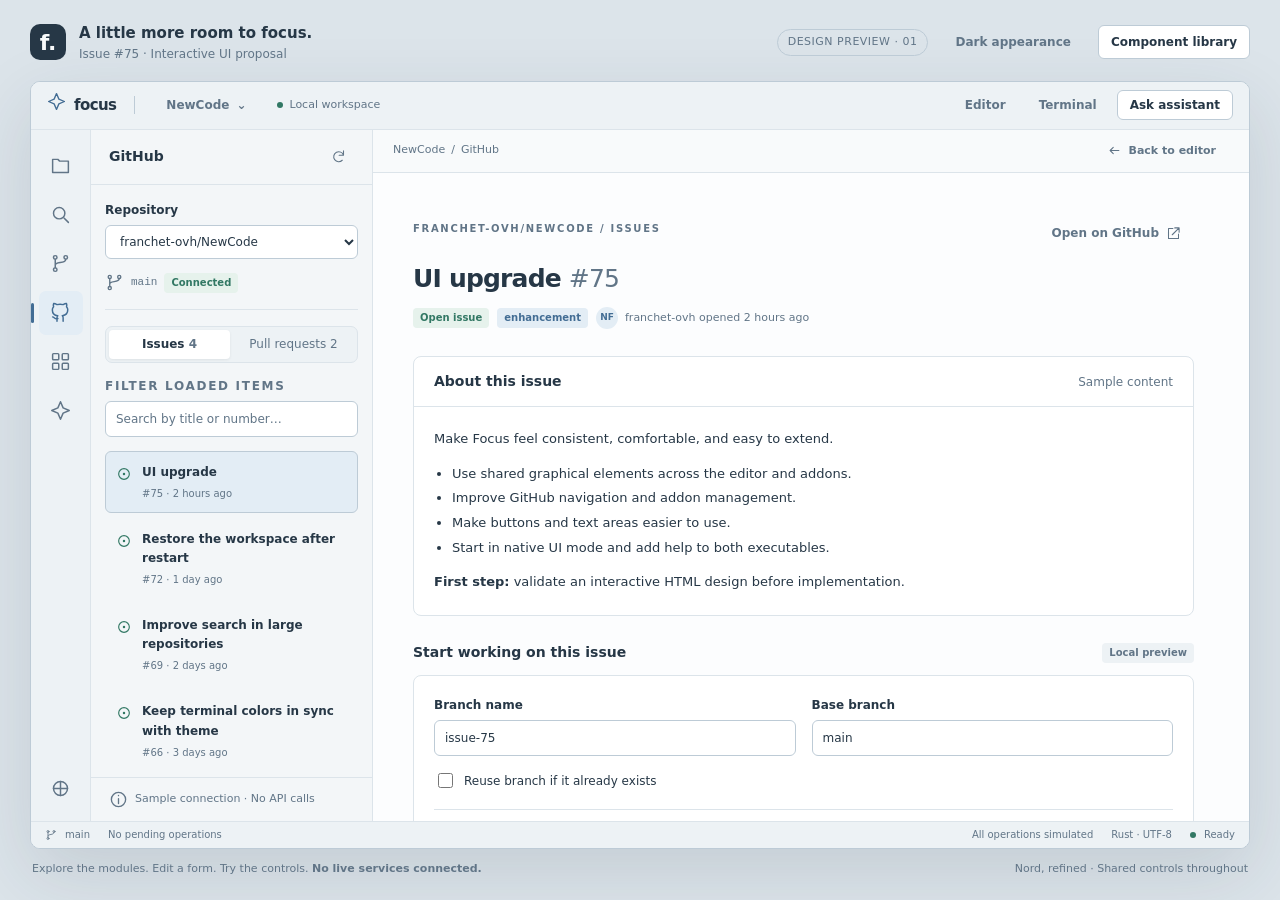
<file: ui-mocks/ui-upgrade.html>
<!doctype html>
<html lang="en" data-theme="light">
<head>
<meta charset="utf-8">
<meta name="viewport" content="width=device-width, initial-scale=1">
<title>Focus — UI upgrade preview</title>
<style>
/* These semantic tokens map to the editor's shared Theme, Colors and Metrics. */
:root{color-scheme:light;--page:#dce4ea;--window:#f8fafb;--chrome:#edf2f5;--panel:#f3f6f8;--raised:#fff;--editor:#fcfdfe;--border:#dce4ea;--border-strong:#bdcbd6;--text:#263746;--muted:#617587;--accent:#436d94;--accent-hover:#355b7f;--accent-soft:#e3edf5;--success:#327864;--success-soft:#e6f2ec;--warning:#98652c;--warning-soft:#fbf1df;--error:#af4654;--error-soft:#f9e9ec;--purple:#7b63a3;--radius:6px;--control:34px;--space:8px;--shadow:0 24px 72px #26374622;--mono:ui-monospace,SFMono-Regular,Consolas,"Liberation Mono",monospace;font:14px/1.5 Inter,ui-sans-serif,system-ui,-apple-system,BlinkMacSystemFont,"Segoe UI",sans-serif}
html[data-theme=dark]{color-scheme:dark;--page:#1a222c;--window:#242f3c;--chrome:#293644;--panel:#26323f;--raised:#303e4c;--editor:#222d38;--border:#3b4a59;--border-strong:#526477;--text:#e0e8ef;--muted:#a4b5c5;--accent:#91b9dc;--accent-hover:#b0d0eb;--accent-soft:#354b60;--success:#8bc5ad;--success-soft:#304a43;--warning:#dfbd86;--warning-soft:#4c4434;--error:#ed9fa9;--error-soft:#503740;--purple:#c3ade2;--shadow:0 24px 72px #0004}
*{box-sizing:border-box}body{margin:0;background:var(--page);color:var(--text)}button,input,textarea,select{font:inherit}button{cursor:pointer}button:disabled{cursor:not-allowed;opacity:.45}button,a,input,textarea,select{outline-offset:3px}*:focus-visible{outline:2px solid var(--accent)}button{color:inherit}a{color:var(--accent)}svg{width:19px;height:19px;fill:none;stroke:currentColor;stroke-width:1.7;stroke-linecap:round;stroke-linejoin:round;flex-shrink:0}h1,h2,h3,p{margin:0}h1{font-size:25px;letter-spacing:-.8px;font-weight:650;line-height:1.3}h2{font-size:19px;letter-spacing:-.4px;font-weight:650}h3{font-size:14px;font-weight:650}small,.muted{color:var(--muted)}small{font-size:12px}.mono{font-family:var(--mono)}.eyebrow{font-size:10px;letter-spacing:1.7px;font-weight:700;text-transform:uppercase;color:var(--muted)}.row{display:flex;align-items:center;gap:8px;flex-wrap:wrap}.spread{justify-content:space-between}.stack{display:grid;gap:16px}.grow{flex:1;min-width:0}.hidden,[hidden]{display:none!important}
.preview-bar{max-width:1660px;margin:auto;padding:22px 30px 18px;display:flex;align-items:center;justify-content:space-between;gap:20px}.preview-title{display:flex;align-items:center;gap:13px}.brand{background:var(--text);color:var(--window);display:grid;place-items:center;width:36px;height:36px;border-radius:10px;font-size:22px;font-weight:600}.preview-title strong{font-size:15px}.preview-title small{display:block}.preview-tools{display:flex;align-items:center;gap:14px}.preview-chip{font-size:11px;letter-spacing:.5px;border:1px solid var(--border-strong);border-radius:30px;padding:4px 10px;color:var(--muted)}
.app{height:calc(100dvh - 132px);min-height:620px;max-width:1600px;margin:0 30px;background:var(--window);border:1px solid var(--border-strong);border-radius:10px;box-shadow:var(--shadow);overflow:hidden;display:flex;flex-direction:column}@media(min-width:1660px){.app{margin:0 auto}}
.titlebar{height:48px;min-height:48px;display:flex;align-items:center;gap:18px;padding:0 16px;background:var(--chrome);border-bottom:1px solid var(--border)}.wordmark{font-size:15px;letter-spacing:-.6px;font-weight:750;display:flex;align-items:center;gap:8px}.wordmark svg{color:var(--accent)}.top-divider{width:1px;height:18px;background:var(--border-strong)}.workspace-label{font-size:12px;display:flex;align-items:center;gap:7px}.titlebar .btn{min-height:28px;font-size:12px}.session{display:flex;align-items:center;gap:6px;color:var(--muted);font-size:11px}.dot{width:6px;height:6px;border-radius:50%;background:var(--success);display:inline-block}.toolbar-right{margin-left:auto;display:flex;gap:7px;align-items:center}
.workspace{display:grid;grid-template-columns:60px 282px minmax(0,1fr);flex:1;min-height:0}.activity{display:flex;flex-direction:column;align-items:center;gap:5px;border-right:1px solid var(--border);background:var(--chrome);padding:14px 0 10px}.nav{border:0;background:transparent;width:44px;height:44px;border-radius:7px;display:grid;place-items:center;position:relative;color:var(--muted)}.nav svg{width:21px;height:21px}.nav:hover{background:var(--border)}.nav[aria-pressed=true]{background:var(--accent-soft);color:var(--accent)}.nav[aria-pressed=true]:before{content:"";position:absolute;width:3px;height:20px;background:var(--accent);left:-8px;border-radius:2px}.activity .bottom{margin-top:auto}.sidebar{background:var(--panel);border-right:1px solid var(--border);display:flex;flex-direction:column;min-width:0;min-height:0}.panel-head{height:55px;min-height:55px;padding:0 18px;border-bottom:1px solid var(--border);display:flex;align-items:center;justify-content:space-between;gap:8px}.panel-head h2{font-size:14px;letter-spacing:0}.side-content{padding:16px 14px;overflow:auto;min-height:0}.side-content .field{margin-bottom:14px}.side-content .eyebrow{margin:20px 4px 8px}.side-content .eyebrow:first-child{margin-top:0}.sidebar-footer{padding:12px 18px;border-top:1px solid var(--border);margin-top:auto;font-size:11px;color:var(--muted);display:flex;align-items:center;gap:7px}
.btn{border:1px solid var(--border-strong);background:var(--raised);padding:6px 12px;min-height:var(--control);border-radius:var(--radius);display:inline-flex;align-items:center;justify-content:center;gap:7px;font-size:12px;font-weight:550;line-height:1.4;text-decoration:none;white-space:normal;text-align:center}.btn svg{width:15px;height:15px}.btn:hover:not(:disabled){background:var(--accent-soft);border-color:var(--accent)}.btn.primary{background:var(--accent);border-color:var(--accent);color:var(--raised)}.btn.primary:hover:not(:disabled){background:var(--accent-hover)}.btn.quiet{background:transparent;border-color:transparent;color:var(--muted)}.btn.danger{color:var(--error);border-color:var(--error)}.btn.icon{padding:6px;width:32px;min-width:32px}.btn.wide{width:100%}.badge{display:inline-flex;align-items:center;gap:5px;border-radius:4px;padding:3px 7px;font-size:10px;font-weight:650;line-height:1.4;background:var(--accent-soft);color:var(--accent);white-space:nowrap}.badge.success{color:var(--success);background:var(--success-soft)}.badge.warning{color:var(--warning);background:var(--warning-soft)}.badge.error{color:var(--error);background:var(--error-soft)}.badge.neutral{color:var(--muted);background:var(--chrome)}.field{display:grid;gap:6px}.field>span,.field>label{font-size:12px;font-weight:600}.field small{font-weight:400;font-size:11px}input:not([type=checkbox]),textarea,select{width:100%;min-height:var(--control);padding:8px 10px;border:1px solid var(--border-strong);border-radius:var(--radius);background:var(--raised);color:var(--text);font-size:12px}input::placeholder,textarea::placeholder{color:var(--muted)}textarea{resize:vertical;line-height:1.7;min-height:112px}input:focus,textarea:focus,select:focus{border-color:var(--accent)}input[type=checkbox]{accent-color:var(--accent);width:15px;height:15px}.check{display:flex;align-items:center;gap:8px;font-size:12px}.segmented{display:flex;padding:3px;background:var(--chrome);border:1px solid var(--border);border-radius:7px;gap:3px}.segmented button{border:0;background:transparent;border-radius:4px;min-height:29px;flex:1;color:var(--muted);font-size:12px;white-space:nowrap;padding:5px 9px}.segmented button[aria-pressed=true]{background:var(--raised);color:var(--text);box-shadow:0 1px 3px #0001;font-weight:600}.list{display:grid;gap:5px}.list-item{width:100%;border:1px solid transparent;border-radius:6px;display:flex;gap:10px;text-align:left;padding:11px 10px;background:transparent;align-items:flex-start;color:var(--text)}.list-item:hover{background:var(--chrome)}.list-item[aria-current=true]{background:var(--accent-soft);border-color:var(--border-strong)}.list-item strong{font-size:12px;font-weight:550;display:block;line-height:1.6}.list-item small{display:block;font-size:10px;margin-top:4px}.list-item svg{width:16px;height:16px;margin-top:3px;color:var(--success)}.list-item .addon-mark{margin-top:0}.side-note{font-size:11px;color:var(--muted);padding:10px 4px;line-height:1.7}.rule{border:0;border-top:1px solid var(--border);margin:16px 0}.tree-row{display:flex;align-items:center;gap:8px;width:100%;text-align:left;border:0;background:transparent;font-size:12px;min-height:31px;border-radius:4px;padding:4px 8px}.tree-row:hover,.tree-row[aria-current=true]{background:var(--accent-soft)}.tree-row svg{width:15px;height:15px;color:var(--muted)}.tree-file{padding-left:31px}.file-type{font-size:10px;color:var(--warning);font-weight:700;width:14px}.tree-folder{font-weight:550}.count{margin-left:auto;font-size:11px;color:var(--muted)}
.main{display:flex;flex-direction:column;min-width:0;min-height:0;background:var(--editor)}.main-bar{height:43px;min-height:43px;border-bottom:1px solid var(--border);display:flex;align-items:center;gap:6px;padding:0 20px;color:var(--muted);font-size:11px;background:var(--window)}.main-bar .btn{margin-left:auto;min-height:26px;font-size:11px}.main-scroll{overflow:auto;flex:1;padding:32px 40px;scrollbar-gutter:stable}.content{max-width:820px;margin:0 auto}.page-heading{margin-bottom:27px}.page-heading .eyebrow{margin-bottom:10px}.page-heading .row{margin-top:12px}.page-heading p{color:var(--muted);font-size:13px;margin-top:10px}.card{background:var(--raised);border:1px solid var(--border);border-radius:8px;overflow:hidden}.card-head{display:flex;align-items:center;justify-content:space-between;gap:10px;padding:14px 20px;border-bottom:1px solid var(--border)}.card-body{padding:20px}.prose{font-size:13px;line-height:1.9}.prose p+p{margin-top:12px}.prose ul{padding-left:18px;margin:10px 0}.prose code{font-family:var(--mono);font-size:11px;background:var(--chrome);padding:2px 5px;border-radius:3px}.task-list{list-style:none;padding:0!important}.task-list li{display:flex;align-items:flex-start;gap:9px;margin:8px 0}.task-list input{margin-top:5px}.meta-line{font-size:11px;color:var(--muted);display:flex;align-items:center;gap:7px;flex-wrap:wrap}.avatar{width:22px;height:22px;border-radius:50%;background:var(--accent-soft);color:var(--accent);display:inline-grid;place-items:center;font-size:9px;font-weight:650}.section-heading{margin:26px 0 12px;display:flex;align-items:center;justify-content:space-between}.section-heading h2{font-size:14px;letter-spacing:0}.two-col{display:grid;grid-template-columns:1fr 1fr;gap:16px}.form-actions{display:flex;align-items:center;justify-content:space-between;gap:12px;border-top:1px solid var(--border);padding-top:18px;margin-top:18px;flex-wrap:wrap}.notice{padding:12px 14px;border-radius:6px;font-size:12px;display:flex;align-items:flex-start;gap:10px;line-height:1.7;background:var(--accent-soft);color:var(--accent)}.notice.warning{background:var(--warning-soft);color:var(--warning)}.notice.error{background:var(--error-soft);color:var(--error)}.notice.success{background:var(--success-soft);color:var(--success)}.notice svg{margin-top:2px;width:16px;height:16px}.addon-mark{height:32px;width:32px;min-width:32px;border-radius:8px;border:1px solid var(--border);background:var(--raised);display:grid;place-items:center;font-size:16px;color:var(--accent);font-weight:700}.addon-hero{display:flex;align-items:center;gap:16px}.addon-hero .addon-mark{height:52px;width:52px;font-size:26px;border-radius:12px}.addon-card{display:flex;gap:14px;padding:18px;align-items:flex-start}.addon-card+.addon-card{border-top:1px solid var(--border)}.addon-card p{margin:5px 0 8px;font-size:12px;color:var(--muted)}.facts{display:grid;grid-template-columns:repeat(3,1fr);gap:20px;padding:18px 20px;border-top:1px solid var(--border);background:var(--panel)}.facts small{display:block;font-size:10px}.facts strong{font-size:12px;font-weight:550}.empty{text-align:center;padding:36px 18px}.empty svg{width:28px;height:28px;color:var(--accent);margin-bottom:12px}.empty p{margin:8px 0 18px;font-size:12px;color:var(--muted)}
.status{height:27px;min-height:27px;background:var(--chrome);border-top:1px solid var(--border);display:flex;align-items:center;padding:0 14px;gap:18px;font-size:10px;color:var(--muted)}.status svg{width:12px;height:12px}.status .right{margin-left:auto}.preview-footer{max-width:1660px;margin:auto;padding:12px 32px;color:var(--muted);display:flex;justify-content:space-between;font-size:11px;gap:20px}.preview-footer a{font-size:11px}.editor-tabs{display:flex;align-items:center;border-bottom:1px solid var(--border);background:var(--panel);min-height:40px}.editor-tab{border:0;border-right:1px solid var(--border);background:transparent;padding:11px 16px;font-size:12px;color:var(--muted);display:flex;gap:14px}.editor-tab[aria-selected=true]{background:var(--editor);color:var(--text);box-shadow:inset 0 2px var(--accent)}.code-surface{display:flex;flex:1;min-height:160px;overflow:auto;padding:22px 0;background:var(--editor)}.line-numbers{padding:0 18px;text-align:right;color:var(--muted);font:12px/23px var(--mono);user-select:none;white-space:pre}.code-input{display:block;flex:1;border:0;border-radius:0;resize:none;padding:0 20px 0 0;font:12px/23px var(--mono);background:transparent;min-width:300px;min-height:320px;white-space:pre;overflow:auto}.code-input:focus{outline:0}.terminal{border-top:1px solid var(--border);background:var(--panel);height:185px;min-height:185px}.terminal-bar{display:flex;align-items:center;gap:8px;padding:5px 14px;border-bottom:1px solid var(--border)}.terminal-bar button[aria-pressed=true]{color:var(--accent);background:var(--accent-soft)}.terminal-body{padding:14px 22px;font:11px/1.9 var(--mono);overflow:auto;height:137px}.terminal-prompt{color:var(--success)}.terminal-input{display:inline!important;width:70%!important;border:0!important;background:transparent!important;font:11px var(--mono)!important;padding:0!important;min-height:22px!important}.conversation{display:grid;gap:22px;padding:22px 0}.message{font-size:13px;line-height:1.85}.message.user{padding:16px 20px;background:var(--accent-soft);border-radius:8px}.message small{display:block;margin-bottom:6px;font-size:10px;text-transform:uppercase;letter-spacing:.9px}.composer{border:1px solid var(--border-strong);border-radius:8px;background:var(--raised);padding:12px}.composer textarea{border:0;padding:0;min-height:90px;resize:vertical;font-size:13px;background:transparent}.composer .row{border-top:1px solid var(--border);padding-top:10px}.composer select{width:auto;border:0;background:transparent;min-height:28px}.swatches{display:flex;gap:8px;flex-wrap:wrap}.swatch{height:44px;flex:1;min-width:60px;border:1px solid var(--border);border-radius:5px;padding:12px;font-size:10px}.control-grid{display:grid;grid-template-columns:repeat(2,minmax(0,1fr));gap:18px}.sample{border:1px solid var(--border);background:var(--raised);border-radius:8px;padding:20px;display:grid;gap:16px;align-content:start}.sample h3{font-size:12px}.spinner{width:14px;height:14px;border:2px solid var(--border-strong);border-top-color:var(--accent);border-radius:50%;display:inline-block;animation:spin 1s linear infinite}@keyframes spin{to{transform:rotate(360deg)}}@media(prefers-reduced-motion:reduce){.spinner{animation:none}}
dialog{width:min(460px,calc(100vw - 32px));border:1px solid var(--border-strong);border-radius:12px;padding:0;background:var(--raised);color:var(--text);box-shadow:var(--shadow)}dialog::backdrop{background:#182c4366;backdrop-filter:blur(3px)}.dialog-body{padding:24px}.dialog-body p{font-size:13px;color:var(--muted);margin-top:10px;margin-bottom:20px}.dialog-actions{padding:14px 24px;display:flex;justify-content:flex-end;gap:8px;background:var(--panel);border-top:1px solid var(--border)}.toast{position:fixed;bottom:52px;left:50%;transform:translateX(-50%);border:1px solid var(--border-strong);border-radius:8px;background:var(--raised);color:var(--text);box-shadow:0 6px 25px #0002;padding:12px 18px;font-size:12px;max-width:calc(100% - 40px);z-index:10;display:flex;gap:10px;align-items:center}.toast svg{color:var(--success);width:16px;height:16px}.mobile-menu{display:none}
.editor-tabs{overflow-x:auto;flex-shrink:0}.editor-tab{flex-shrink:0}
@media(max-width:1150px){.workspace{grid-template-columns:54px 250px minmax(0,1fr)}.main-scroll{padding:26px 24px}.nav[aria-pressed=true]:before{left:-5px}.session{display:none}.two-col{grid-template-columns:1fr}.preview-bar{padding:16px 20px}.app{margin:0 16px}.preview-footer{padding:12px 18px}.preview-chip{display:none}}
@media(max-width:800px){.workspace{grid-template-columns:50px 210px minmax(0,1fr)}.main-scroll{padding:22px 18px}.control-grid{grid-template-columns:1fr}.titlebar{gap:10px;padding:0 12px}.workspace-label{font-size:11px}.preview-title small{display:none}.preview-tools{gap:4px}.preview-bar{padding:12px 16px}.app{height:calc(100dvh - 105px);min-height:540px;margin:0 10px}.preview-footer{font-size:10px}.preview-footer span:last-child{display:none}.facts{grid-template-columns:1fr 1fr;gap:12px}.toolbar-right .toolbar-label{display:none}.status{gap:10px}.nav{width:38px;height:40px}.nav[aria-pressed=true]:before{left:-6px}}
@media(max-width:620px){.workspace{grid-template-columns:46px minmax(0,1fr)}.sidebar{display:none}.workspace.sidebar-open .sidebar{display:flex;grid-column:2;grid-row:1}.workspace.sidebar-open .main{display:none}.activity{grid-row:1}.main{grid-column:2;grid-row:1}.mobile-menu{display:inline-flex}.main-scroll{padding:20px 16px}.page-heading h1{font-size:22px}.preview-title strong{font-size:13px}.preview-tools .btn{font-size:10px;padding:5px 8px}.preview-title .brand{width:30px;height:30px}.titlebar .workspace-label{display:none}.preview-bar{gap:8px}.status .optional{display:none}.addon-card{flex-wrap:wrap}.addon-card .grow{min-width:130px}.form-actions .btn{flex:1}.facts{padding:14px}.nav[aria-pressed=true]:before{left:-4px}.main-bar{padding:0 12px}.main-bar .btn{padding:4px 6px}.toast{bottom:40px}.session{display:none}}
</style>
</head>
<body>
<header class="preview-bar">
  <div class="preview-title"><div class="brand" aria-hidden="true">f.</div><div><strong>A little more room to focus.</strong><small>Issue #75 · Interactive UI proposal</small></div></div>
  <div class="preview-tools"><span class="preview-chip">DESIGN PREVIEW · 01</span><button class="btn quiet" data-action="theme" id="theme-button">Dark appearance</button><button class="btn" data-action="navigate" data-module="components">Component library</button></div>
</header>
<section class="app" aria-label="Focus Editor interactive preview">
  <header class="titlebar"><div class="wordmark"><span id="brand-icon"></span>focus</div><span class="top-divider"></span><button class="btn quiet workspace-label" data-action="workspace">NewCode <span class="muted">⌄</span></button><span class="session"><span class="dot"></span> Local workspace</span><div class="toolbar-right"><button class="btn quiet" data-action="navigate" data-module="explorer" title="Open the code editor"><span class="toolbar-label">Editor</span></button><button class="btn quiet" data-action="terminal">Terminal</button><button class="btn" data-action="navigate" data-module="assistant">Ask assistant</button></div></header>
  <div class="workspace" id="workspace"><nav class="activity" aria-label="Workspace modules" id="activity"></nav><aside class="sidebar" id="sidebar" aria-label="Module navigation"></aside><main class="main" id="main"></main></div>
  <footer class="status"><span class="row" id="branch-status"></span><span class="optional">No pending operations</span><span class="right">All operations simulated</span><span class="optional">Rust · UTF-8</span><span class="row"><span class="dot"></span> Ready</span></footer>
</section>
<footer class="preview-footer"><span>Explore the modules. Edit a form. Try the controls. <strong>No live services connected.</strong></span><span>Nord, refined · Shared controls throughout</span></footer>
<dialog id="dialog" aria-labelledby="dialog-title"></dialog>
<div id="toast" class="toast" role="status" hidden></div>
<script>
'use strict';
const paths={folder:'<path d="M3 7V5h6l2 2h10v13H3z"/>',search:'<circle cx="10.5" cy="10.5" r="6.5"/><path d="m16 16 5 5"/>',git:'<circle cx="6" cy="5" r="2"/><circle cx="6" cy="19" r="2"/><circle cx="18" cy="5" r="2"/><path d="M6 7v10m0-3c0-5 12-1 12-7"/>',github:'<path d="M9 19c-4 1-4-2-6-2m12 5v-3.8a3.3 3.3 0 0 0-.9-2.6c3-.3 6.2-1.5 6.2-6.7a5.2 5.2 0 0 0-1.4-3.6 4.8 4.8 0 0 0-.1-3.6S17.7 1.4 15 3a13 13 0 0 0-7 0C5.3 1.4 4.2 1.7 4.2 1.7a4.8 4.8 0 0 0-.1 3.6A5.2 5.2 0 0 0 2.7 9c0 5.2 3.2 6.3 6.2 6.7A3.3 3.3 0 0 0 8 18v4"/>',addons:'<rect x="3" y="3" width="7" height="7" rx="1"/><rect x="14" y="3" width="7" height="7" rx="1"/><rect x="3" y="14" width="7" height="7" rx="1"/><rect x="14" y="14" width="7" height="7" rx="1"/>',spark:'<path d="m12 2 3 7 7 3-7 3-3 7-3-7-7-3 7-3z"/>',check:'<path d="m5 12 4 4L19 6"/>',refresh:'<path d="M20 10a8 8 0 1 0-2 8M20 3v7h-7"/>',plus:'<path d="M12 5v14M5 12h14"/>',arrow:'<path d="M5 12h14m-5-5 5 5-5 5"/>',back:'<path d="M19 12H5m5-5-5 5 5 5"/>',external:'<path d="M14 3h7v7m0-7L10 14m1-10H4v16h16v-7"/>',issue:'<circle cx="12" cy="12" r="8"/><circle cx="12" cy="12" r="1"/>',pull:'<circle cx="6" cy="5" r="2"/><circle cx="6" cy="19" r="2"/><circle cx="18" cy="19" r="2"/><path d="M6 7v10m12 0V9c0-3-4-4-6-4m3-3-3 3 3 3"/>',file:'<path d="M5 3h9l5 5v13H5zM14 3v6h5"/>',close:'<path d="m6 6 12 12M18 6 6 18"/>',info:'<circle cx="12" cy="12" r="9"/><path d="M12 11v6m0-10v.2"/>',terminal:'<path d="m4 6 6 6-6 6m9 0h7"/>',save:'<path d="M4 3h14l3 3v15H3V3zM7 3v6h10V3M7 21v-8h10v8"/>',palette:'<circle cx="12" cy="12" r="8"/><path d="M12 4v16M4 12h16"/>',chevron:'<path d="m9 5 7 7-7 7"/>'};
const icon=name=>`<svg viewBox="0 0 24 24" aria-hidden="true">${paths[name]||paths.file}</svg>`;
const esc=value=>String(value).replace(/[&<>"']/g,c=>({'&':'&amp;','<':'&lt;','>':'&gt;','"':'&quot;',"'":'&#39;'}[c]));
const btn=(label,action,kind='',symbol='',extra='')=>`<button class="btn ${kind}" data-action="${action}" ${extra}>${symbol?icon(symbol):''}${label}</button>`;
const badge=(text,kind='')=>`<span class="badge ${kind}">${text}</span>`;
const notice=(text,kind='')=>`<div class="notice ${kind}">${icon(kind==='success'?'check':'info')}<span>${text}</span></div>`;
const field=(label,id,value='',placeholder='',extra='')=>`<label class="field"><span>${label}</span><input id="${id}" value="${esc(value)}" placeholder="${placeholder}" ${extra}></label>`;
const modules=[['explorer','Explorer','folder'],['search','Search','search'],['git','Source control','git'],['github','GitHub','github'],['addons','Addons','addons'],['assistant','Assistant','spark'],['components','Component library','palette']];
const issues=[{n:75,title:'UI upgrade',tag:'enhancement',age:'2 hours ago'},{n:72,title:'Restore the workspace after restart',tag:'editor',age:'1 day ago'},{n:69,title:'Improve search in large repositories',tag:'enhancement',age:'2 days ago'},{n:66,title:'Keep terminal colors in sync with theme',tag:'bug',age:'3 days ago'}];
const pulls=[{n:74,title:'Shared theme tokens for addon surfaces',tag:'Ready for review',age:'4 hours ago'},{n:71,title:'Preserve cursor when switching tabs',tag:'Draft',age:'1 day ago'}];
const addons=[{id:'github',name:'GitHub',mark:'GH',desc:'Issues, pull requests, and branches. Without leaving your workspace.',version:'0.4.8',installed:true,enabled:true},{id:'codex',name:'Codex',mark:'✧',desc:'Plan, write, and review code with an assistant in your editor.',version:'0.4.8',installed:true,enabled:true},{id:'opencode',name:'OpenCode',mark:'oc',desc:'Connect your preferred models to a workspace-aware coding assistant.',version:'0.4.8',installed:true,enabled:false},{id:'lsp-rust',name:'Rust language support',mark:'Rs',desc:'Completions, diagnostics, and navigation for Rust projects.',version:'0.4.8',installed:true,enabled:true},{id:'lsp-python',name:'Python language support',mark:'Py',desc:'Language intelligence for Python, powered by Pyright.',version:'0.4.8',installed:false,enabled:false}];
const files={'view.rs':`use focus_addon_sdk::{View, Widget};\n\nimpl App {\n    pub fn view(&self) -> View {\n        View {\n            title: "GitHub".into(),\n            sidebar: self.repository_panel(),\n            detail: self.selected_item(),\n            ..View::default()\n        }\n    }\n\n    fn repository_panel(&self) -> Vec<Widget> {\n        // One set of controls. Every panel.\n        vec![\n            Widget::button("refresh", "Refresh"),\n            Widget::input("query", "Filter issues", ""),\n        ]\n    }\n}\n`, 'ui_theme.rs':`// Semantic appearance shared by editor and addons.\n\npub struct Theme {\n    pub colors: Colors,\n    pub metrics: Metrics,\n}\n\npub struct Metrics {\n    pub control_height: f32,\n    pub panel_header_height: f32,\n    pub spacing: f32,\n}\n\n// Proposed design: clear labels, comfortable controls.\n`, 'README.md':'# Focus Editor\n\nA little more room to focus.\n\nThis is editable sample content in the UI preview.\nNo files are read or written.\n'};
const state={module:'github',githubTab:'issues',item:75,query:'',repo:'franchet-ovh/NewCode',branch:'main',githubPage:'item',addonTab:'installed',addon:'github',addonQuery:'',file:'view.rs',dirty:new Set(),terminal:false,bottomTab:'terminal',assistant:'Codex',messages:[],draft:'',form:{},folders:{src:true,addons:true},gitFiles:new Set(),search:'',sampleTab:'first'};
const $=s=>document.querySelector(s);
let toastTimer,refreshTimer,refreshBusy=false;
function toast(text){$('#toast').innerHTML=icon('check')+`<span>${esc(text)}</span>`;$('#toast').hidden=false;clearTimeout(toastTimer);toastTimer=setTimeout(()=>$('#toast').hidden=true,4500)}
function nav(module){state.module=module;$('#workspace').classList.remove('sidebar-open');render()}
function render(){
 $('#activity').innerHTML=modules.map(([id,label,symbol])=>`<button class="nav ${id==='components'?'bottom':''}" data-action="navigate" data-module="${id}" aria-label="${label}" title="${label}" aria-pressed="${state.module===id}">${icon(symbol)}</button>`).join('');
 $('#branch-status').innerHTML=icon('git')+esc(state.branch);
 renderSidebar();renderMain();
}
function sideShell(title,content,footer,action=''){return `<div class="panel-head"><h2>${title}</h2>${action}</div><div class="side-content">${content}</div><div class="sidebar-footer">${icon('info')}${footer}</div>`}
function renderSidebar(){let content='';
 if(state.module==='github'){
 content=`<label class="field"><span>Repository</span><select id="repository"><option ${state.repo==='franchet-ovh/NewCode'?'selected':''}>franchet-ovh/NewCode</option><option ${state.repo==='demo/design-system'?'selected':''}>demo/design-system</option></select></label><div class="meta-line">${icon('git')}<span class="mono">${esc(state.branch)}</span>${badge('Connected','success')}</div><hr class="rule"><div class="segmented" aria-label="GitHub item type">${['issues','pulls'].map(t=>`<button data-action="github-tab" data-tab="${t}" aria-pressed="${state.githubTab===t}">${t==='issues'?'Issues':'Pull requests'} <small>${t==='issues'?4:2}</small></button>`).join('')}</div><div style="height:14px"></div><label class="field"><span class="eyebrow" style="margin:0">Filter loaded items</span><input type="search" id="issue-filter" placeholder="Search by title or number…" value="${esc(state.query)}"></label><div class="list" id="issue-list">${issueList()}</div><hr class="rule">${btn('Create pull request','new-pr','wide','plus')}<div class="side-note">Showing sample open items.<br>GitHub operations are simulated.</div>`;
 $('#sidebar').innerHTML=sideShell('GitHub',content,'Sample connection · No API calls',btn('', 'refresh','quiet icon','refresh','aria-label="Refresh sample items" title="Refresh sample items"'));
 }else if(state.module==='addons'){
 content=`<div class="segmented" aria-label="Addon source">${['installed','catalog'].map(t=>`<button data-action="addon-tab" data-tab="${t}" aria-pressed="${state.addonTab===t}">${t==='installed'?'Installed':'Browse catalog'}</button>`).join('')}</div><div style="height:14px"></div><label class="field"><span>Find an addon</span><input type="search" id="addon-filter" placeholder="Search addons…" value="${esc(state.addonQuery)}"></label><div class="list" id="addon-list">${addonList()}</div><hr class="rule">${btn('Install local package…','local-package','wide','plus')}<div class="side-note">A shared visual language for every addon. Consistent controls, colors, and spacing.</div>`;
 $('#sidebar').innerHTML=sideShell('Addons',content,'Preview catalog · Local sample data');
 }else if(state.module==='explorer'){
 content=`<div class="eyebrow">NewCode</div>${treeFolder('src','src')}${state.folders.src?treeFile('ui_theme.rs'):''}${treeFolder('addons','addons')}${state.folders.addons?`<div class="tree-row tree-file muted">${icon('folder')}github / src</div>${treeFile('view.rs')}`:''}${treeFile('README.md')}<hr class="rule"><div class="side-note">Files are editable samples. Save marks them clean in this preview.</div>`;
 $('#sidebar').innerHTML=sideShell('Explorer',content,'3 sample files',btn('','new-file','quiet icon','plus','aria-label="New sample file" title="New sample file"'));
 }else if(state.module==='search'){
 content=`<label class="field"><span>Search workspace samples</span><input id="search-input" type="search" value="${esc(state.search)}" placeholder="Try “Widget” or “Theme”…"></label><label class="check"><input type="checkbox" id="match-case">Match case</label><hr class="rule"><div id="search-results">${searchResults()}</div>`;
 $('#sidebar').innerHTML=sideShell('Search',content,'Searches preview file content only');
 }else if(state.module==='git'){
 content=`<div class="meta-line">${icon('git')}<span class="mono">${esc(state.branch)}</span>${badge('3 changes','neutral')}</div><div class="eyebrow">Changes</div>${['view.rs','ui_theme.rs','README.md'].map(f=>`<label class="tree-row"><input type="checkbox" data-stage="${f}" ${state.gitFiles.has(f)?'checked':''}><span class="grow">${f}</span><span style="color:var(--warning)">M</span></label>`).join('')}<hr class="rule"><div class="side-note">Select files to stage them, then enter a commit message in the main panel.</div>`;
 $('#sidebar').innerHTML=sideShell('Source control',content,'Sample changes · No Git commands');
 }else if(state.module==='assistant'){
 content=`<label class="field"><span>Assistant</span><select id="assistant-select"><option ${state.assistant==='Codex'?'selected':''}>Codex</option><option ${state.assistant==='OpenCode'?'selected':''}>OpenCode</option></select></label><div class="eyebrow">Current conversation</div><button class="list-item" aria-current="true" data-action="current-chat">${icon('spark')}<span><strong>UI upgrade</strong><small>NewCode · This session</small></span></button><hr class="rule">${btn('New conversation','new-chat','wide','plus')}<div class="side-note">The composer and conversation use the same shared fields and action controls as other panels.</div>`;
 $('#sidebar').innerHTML=sideShell('Assistant',content,'Scripted responses · No model calls');
 }else{
 content=`<div class="eyebrow">Design foundations</div>${[['buttons','Actions & buttons'],['fields','Fields & forms'],['states','Feedback & states'],['tokens','Theme tokens']].map(([id,label])=>`<button class="list-item" data-action="component-section" data-section="${id}">${icon('palette')}<span><strong>${label}</strong></span></button>`).join('')}<hr class="rule"><div class="side-note">One set of graphical elements, reused in the editor and every addon.<br><br>All examples are live. Use Tab to inspect focus states.</div>`;
 $('#sidebar').innerHTML=sideShell('Component library',content,'Proposed shared UI primitives');
 }
}
function issueList(){const items=(state.githubTab==='issues'?issues:pulls).filter(i=>`${i.n} ${i.title}`.toLowerCase().includes(state.query.toLowerCase()));return items.length?items.map(i=>`<button class="list-item" aria-current="${state.item===i.n&&state.githubPage==='item'}" data-action="item" data-number="${i.n}">${icon(state.githubTab==='issues'?'issue':'pull')}<span class="grow"><strong>${esc(i.title)}</strong><small>#${i.n} · ${i.age}</small></span></button>`).join(''):`<div class="empty">${icon('search')}<h3>No matching items</h3><p>Try another title or issue number.</p>${btn('Clear filter','clear-filter','quiet')}</div>`}
function addonList(){const list=addons.filter(a=>(state.addonTab==='catalog'||a.installed)&&a.name.toLowerCase().includes(state.addonQuery.toLowerCase()));return list.length?list.map(a=>`<button class="list-item" aria-current="${state.addon===a.id}" data-action="addon" data-id="${a.id}"><span class="addon-mark">${a.mark}</span><span class="grow"><strong>${a.name}</strong><small>${a.installed?(a.enabled?'Enabled':'Disabled'):'Available to install'}</small></span></button>`).join(''):`<div class="empty"><h3>No addons found</h3><p>Try another search.</p>${btn('Clear search','clear-addon-filter','quiet')}</div>`}
function treeFolder(id,name){return `<button class="tree-row tree-folder" data-action="folder" data-id="${id}" aria-expanded="${state.folders[id]}"><span>${state.folders[id]?'⌄':'›'}</span>${icon('folder')}${name}</button>`}
function treeFile(name){return `<button class="tree-row tree-file" aria-current="${state.file===name}" data-action="file" data-file="${name}"><span class="file-type">${name.endsWith('.rs')?'Rs':'M'}</span>${name}${state.dirty.has(name)?'<span class="count">●</span>':''}</button>`}
function searchResults(){if(!state.search)return '<p class="side-note">Find text across the sample editor files.</p>';const caseSensitive=$('#match-case')?.checked;const query=caseSensitive?state.search:state.search.toLowerCase();const found=Object.entries(files).filter(([,text])=>(caseSensitive?text:text.toLowerCase()).includes(query));return found.length?found.map(([name,text])=>`<button class="list-item" data-action="file" data-file="${esc(name)}">${icon('file')}<span><strong>${esc(name)}</strong><small>${esc(text.split('\n').find(line=>(caseSensitive?line:line.toLowerCase()).includes(query))||'Match found')}</small></span></button>`).join(''):'<p class="side-note">No matching sample files.</p>'}
function mainBar(label,action=''){return `<div class="main-bar">${btn('','mobile-sidebar','quiet icon mobile-menu','addons','aria-label="Show module navigation"')}<span>NewCode</span><span>/</span><span>${label}</span>${action||btn('Back to editor','back-editor','quiet','back')}</div>`}
function renderMain(){
 if(state.module==='explorer'){renderEditor();return}
 let html='';let label=modules.find(m=>m[0]===state.module)[1];
 if(state.module==='github'){html=state.githubPage==='create'?prForm():githubDetail()}
 if(state.module==='addons'){html=addonDetail()}
 if(state.module==='components'){html=components()}
 if(state.module==='assistant'){html=assistantView()}
 if(state.module==='git'){html=gitView()}
 if(state.module==='search'){html=`<div class="page-heading"><div class="eyebrow">Workspace search</div><h1>Find your next change.</h1><p>Search the sample files in the sidebar. Select a result to open it in the editor.</p></div>${notice('On a narrow screen, use the navigation button above to open the search panel.')}`}
 $('#main').innerHTML=mainBar(label)+`<div class="main-scroll"><div class="content">${html}</div></div>`+terminalView();
 if(state.module==='github'&&state.githubPage==='item'){bindDraft('branch-name','issue-branch');bindDraft('base-branch','issue-base')}
 if(state.module==='github'&&state.githubPage==='create'){['pr-title','pr-body','pr-base'].forEach(id=>bindDraft(id,id))}
}
function githubDetail(){const pull=state.githubTab==='pulls';const item=(pull?pulls:issues).find(i=>i.n===state.item)||(pull?pulls:issues)[0];
 return `<div class="page-heading"><div class="row spread"><div class="eyebrow">${esc(state.repo)} / ${pull?'Pull requests':'Issues'}</div><a class="btn quiet" href="https://github.com/${encodeURIComponent(state.repo.split('/')[0])}/${encodeURIComponent(state.repo.split('/')[1])}/${pull?'pull':'issues'}/${item.n}" target="_blank" rel="noopener noreferrer">Open on GitHub ${icon('external')}</a></div><h1 style="margin-top:12px">${esc(item.title)} <span class="muted" style="font-weight:400">#${item.n}</span></h1><div class="row">${badge(pull?'Open pull request':'Open issue','success')}${badge(item.tag)}<span class="meta-line"><span class="avatar">NF</span>franchet-ovh opened ${item.age}</span></div></div>
 <article class="card"><div class="card-head"><h3>${pull?'Changes at a glance':'About this issue'}</h3><small>Sample content</small></div><div class="card-body prose">${item.n===75?`<p>Make Focus feel consistent, comfortable, and easy to extend.</p><ul><li>Use shared graphical elements across the editor and addons.</li><li>Improve GitHub navigation and addon management.</li><li>Make buttons and text areas easier to use.</li><li>Start in native UI mode and add help to both executables.</li></ul><p><strong>First step:</strong> validate an interactive HTML design before implementation.</p>`:pull?`<p>This sample pull request brings shared UI patterns into the editor.</p><p>Controls inherit their appearance from semantic theme tokens.</p><div class="row">${badge('+128 additions','success')}${badge('−42 deletions','error')}</div>`:`<p>A sample issue for reviewing navigation, text hierarchy, and actions.</p><p>Switch between items to see how the same layout adapts to different content.</p>`}</div></article>
 <div class="section-heading"><h2>${pull?'Review & merge':'Start working on this issue'}</h2>${badge('Local preview','neutral')}</div>
 ${pull?`<div class="card"><div class="card-body stack"><div class="meta-line mono">feature/shared-ui ${icon('arrow')} main</div>${notice('Checks passed in this sample. Merging here only changes the preview.','success')}<label class="check"><input type="checkbox" id="delete-branch">Delete branch after merge</label><div class="row">${btn('Squash & merge…','merge','primary','pull')}${btn('View sample changes','navigate','','file','data-module="git"')}</div></div></div>`:
 `<form id="branch-form" class="card"><div class="card-body"><div class="two-col">${field('Branch name','branch-name',state.form['issue-branch']||`issue-${item.n}`,'','required pattern="[A-Za-z0-9][A-Za-z0-9_./-]*" title="Use letters, digits, dots, slashes, underscores, or hyphens"')}${field('Base branch','base-branch',state.form['issue-base']||'main','','required')}</div><label class="check" style="margin-top:14px"><input type="checkbox" id="reuse-branch">Reuse branch if it already exists</label><div class="form-actions"><span class="meta-line">Creates a branch and checks it out.</span><button class="btn primary" type="submit">${icon('git')}Create issue branch</button></div></div></form><div class="row spread" style="margin-top:16px"><span class="meta-line">Want help with the implementation?</span>${btn('Open in assistant','issue-assistant','quiet','spark')}</div>`}`;
}
function prForm(){return `<div class="page-heading"><div class="eyebrow">GitHub / New pull request</div><h1>Share your changes.</h1><p>Give reviewers a clear title and a little context.</p></div><form id="pr-form" class="card"><div class="card-body stack">${notice(`Sample push from <strong>${esc(state.branch)}</strong> to ${esc(state.repo)}.`)}${field('Base branch','pr-base',state.form['pr-base']||'main','','required')}${field('Title','pr-title',state.form['pr-title']||'Improve shared UI controls','A short summary of your change','required maxlength="200"')}<label class="field"><span>Description</span><textarea id="pr-body" placeholder="What changed, and how did you check it?" required>${esc(state.form['pr-body']||'## What changed\nConsistent buttons, fields, and navigation across the editor.\n\n## Validation\nReviewed the interactive design preview.')}</textarea><small>Markdown is supported. This preview keeps your draft while you navigate.</small></label><label class="check"><input type="checkbox" id="draft-pr">Create as a draft</label><div class="form-actions">${btn('Cancel','cancel-pr','quiet')}<button class="btn primary" type="submit">${icon('pull')}Push & create pull request</button></div></div></form>`}
function addonDetail(){const a=addons.find(a=>a.id===state.addon)||addons[0];return `<div class="page-heading"><div class="eyebrow">Addons / ${state.addonTab==='installed'?'Installed':'Catalog'}</div><div class="addon-hero"><div class="addon-mark">${a.mark}</div><div><h1>${a.name}</h1><span class="meta-line">Focus Editor · ${a.version} ${badge('Bundled','neutral')}</span></div></div><p>${a.desc}</p></div><div class="card"><div class="card-head"><div class="row">${badge(a.installed?(a.enabled?'Enabled':'Disabled'):'Available',a.enabled?'success':'neutral')}<small>${a.installed?'Installed in this preview':'Compatible with this editor'}</small></div><div class="row">${a.installed?btn(a.enabled?'Disable':'Enable','toggle-addon',a.enabled?'':'primary','',`data-id="${a.id}"`):btn('Install addon','install-addon','primary','plus',`data-id="${a.id}"`)}</div></div><div class="card-body prose"><h3>Made for your workflow</h3><p>${a.id==='github'?'Browse issues and pull requests, start an issue branch, and prepare a pull request from your current work. A clearer list, a readable detail panel, and actions where you expect them.':a.desc}</p><p>Uses the same buttons, labeled fields, navigation, and feedback states as the rest of Focus.</p></div><div class="facts"><div><small>Publisher</small><strong>Focus Editor</strong></div><div><small>Version</small><strong>${a.version}</strong></div><div><small>Presentation</small><strong>Shared theme</strong></div></div></div><div class="section-heading"><h2>Quick actions</h2></div><div class="row">${a.id==='github'?btn('Open GitHub panel','navigate','','github','data-module="github"'):a.id==='codex'||a.id==='opencode'?btn('Open assistant','open-addon-assistant','','spark',`data-id="${a.id}"`):btn('Show language status','language-status','','check')}${a.installed?btn('Restart','restart-addon','','refresh',`data-id="${a.id}"`):''}${a.id==='github'?btn('Manage connection…','credentials','','',''):''}</div>${a.installed?`<hr class="rule"><div class="row spread"><div><h3>Remove addon</h3><small>In this preview, removal only updates sample state.</small></div>${btn('Uninstall…','uninstall-addon','danger','',`data-id="${a.id}"`)}</div>`:''}<div class="section-heading"><h2>More from Focus</h2>${btn('Browse all','browse-all','quiet','arrow')}</div><div class="card">${addons.filter(x=>x.id!==a.id).slice(0,2).map(x=>`<div class="addon-card"><span class="addon-mark">${x.mark}</span><div class="grow"><h3>${x.name}</h3><p>${x.desc}</p>${badge(x.installed?'Installed':'Available','neutral')}</div>${btn('Details','addon','','',`data-id="${x.id}"`)}</div>`).join('')}</div>`}
function renderEditor(){const lines=files[state.file].split('\n').map((_,i)=>i+1).join('\n');$('#main').innerHTML=`<div class="editor-tabs" role="tablist" aria-label="Sample files">${Object.keys(files).map(f=>`<button class="editor-tab" role="tab" aria-selected="${state.file===f}" data-action="file" data-file="${esc(f)}"><span class="file-type">${f.endsWith('.rs')?'Rs':'M'}</span>${esc(f)}${state.dirty.has(f)?' ●':''}</button>`).join('')}</div>${mainBar(`src / ${esc(state.file)}`,btn('Save','save','quiet','save'))}<div class="code-surface"><div class="line-numbers" aria-hidden="true">${lines}</div><textarea class="code-input" id="code-input" spellcheck="false" aria-label="Editable sample ${esc(state.file)}" wrap="off">${esc(files[state.file])}</textarea></div>${terminalView()}`}
function terminalView(){if(!state.terminal)return '';return `<section class="terminal" aria-label="Terminal and logs"><div class="terminal-bar">${['terminal','logs'].map(t=>`<button class="btn quiet" data-action="bottom-tab" data-tab="${t}" aria-pressed="${state.bottomTab===t}">${t==='terminal'?'Terminal':'Logs'}</button>`).join('')}<small>Preview output</small><span class="grow"></span>${btn('','close-terminal','quiet icon','close','aria-label="Close terminal panel"')}</div><div class="terminal-body">${state.bottomTab==='logs'?'<span class="muted">[preview] Shared controls loaded.<br>[preview] No external processes or services started.</span>':`<div><span class="terminal-prompt">❯</span> NewCode <span class="muted">cargo check</span></div><div class="muted">Sample output: finished dev profile in 1.82s</div><form id="terminal-form"><span class="terminal-prompt">❯</span> <input class="terminal-input" id="terminal-command" aria-label="Simulated terminal command" placeholder="Type a sample command and press Enter" autocomplete="off"></form>`}</div></section>`}
function assistantView(){return `<div class="page-heading"><div class="eyebrow">${state.assistant} / NewCode</div><h1>A second pair of eyes.</h1><p>Context stays close. Controls stay familiar.</p></div>${notice('This conversation is scripted to demonstrate the design. No requests are sent.')}<div class="conversation"><div class="message user"><small>You</small>Help me make the editor UI more consistent.</div><div class="message"><small>${state.assistant} · Sample response</small><p>I’d start with shared controls: one button family, labeled inputs, and a consistent panel header. GitHub and addon management can then use the same visual language.</p><div class="row" style="margin-top:12px">${badge('Shared theme')}${badge('Keyboard accessible','success')}</div></div>${state.messages.map(m=>`<div class="message ${m.role==='You'?'user':''}"><small>${esc(m.role)}</small>${esc(m.text)}</div>`).join('')}</div><form id="assistant-form" class="composer"><textarea id="assistant-draft" aria-label="Message to assistant" placeholder="Ask a follow-up or describe a change…" required>${esc(state.draft)}</textarea><div class="row"><label class="check"><select id="assistant-mode" aria-label="Assistant mode"><option>Plan</option><option>Code</option></select></label><span class="grow"></span><span class="meta-line">Sample conversation</span><button class="btn primary" type="submit">Send ${icon('arrow')}</button></div></form>`}
function gitView(){return `<div class="page-heading"><div class="eyebrow">Source control / ${esc(state.branch)}</div><h1>Changes, in context.</h1><p>Review sample changes and stage files from the sidebar.</p></div><div class="card"><div class="card-head"><h3>view.rs</h3><div class="row">${badge('+4','success')}${badge('−2','error')}</div></div><div class="card-body mono" style="font-size:12px;line-height:2;overflow:auto"><div style="color:var(--muted)">@@ repository_panel @@</div><div style="background:var(--error-soft);color:var(--error);white-space:pre">− ui.button("Refresh");</div><div style="background:var(--success-soft);color:var(--success);white-space:pre">+ shared::button(ui, "Refresh");<br>+ shared::field(ui, "Filter issues");</div></div></div><div class="section-heading"><h2>Create a commit</h2><span class="meta-line" id="staged-count">${state.gitFiles.size} files staged</span></div><form id="commit-form" class="card"><div class="card-body stack">${field('Commit message','commit-message',state.form.commit||'','Describe this change','required')}<div class="row spread"><span class="meta-line">Preview only · Your repository is untouched</span><button class="btn primary" id="commit-button" ${state.gitFiles.size?'':'disabled'} type="submit">${icon('check')}Commit staged files</button></div></div></form>`}
function components(){return `<div class="page-heading"><div class="eyebrow">Design system / v01</div><h1>Familiar, everywhere.</h1><p>A small set of predictable controls for every editor panel and addon.</p></div><div class="control-grid"><section class="sample" id="buttons"><h3>Actions & hierarchy</h3><div class="row">${btn('Primary action','sample-primary','primary','plus')}${btn('Secondary','sample-secondary')}${btn('Quiet action','sample-quiet','quiet')}</div><div class="row">${btn('Delete…','sample-delete','danger')}${btn('Unavailable','sample-disabled','','','disabled')}${btn('','sample-refresh','icon','refresh','aria-label="Refresh example" title="Refresh example"')}</div><small>34px controls · 6px corners · Visible focus</small></section><section class="sample" id="fields"><h3>Fields & forms</h3>${field('Project name','sample-name','','e.g. NewCode')}<label class="field"><span>Description</span><textarea id="sample-description" placeholder="Enough space to write comfortably…"></textarea><small>A persistent label and a useful hint.</small></label><label class="check"><input type="checkbox">Remember this choice</label></section><section class="sample"><h3>Choices & navigation</h3><div class="segmented" aria-label="Sample view choice"><button data-action="sample-tab" data-tab="first" aria-pressed="${state.sampleTab==='first'}">Overview</button><button data-action="sample-tab" data-tab="second" aria-pressed="${state.sampleTab==='second'}">Activity</button></div><p class="muted" id="sample-tab-content" style="font-size:12px">${state.sampleTab==='first'?'Overview selected. Navigation has a clear selected state.':'Activity selected. The same control works across modules.'}</p><label class="field"><span>Example selector</span><select id="sample-select"><option>Use workspace defaults</option><option>Custom configuration</option></select></label><div class="row">${badge('Connected','success')}${badge('Pending','warning')}${badge('Offline','error')}</div></section><section class="sample" id="states"><h3>Feedback & states</h3>${notice('Your changes are saved.','success')}${notice('A restart is needed to apply this change.','warning')}${notice('Could not load the sample catalog. Try again.','error')}<div class="row"><span class="spinner" aria-hidden="true"></span><span class="meta-line">Loading sample state</span></div></section><section class="sample"><h3>Empty state</h3><div class="empty">${icon('search')}<h3>Nothing here yet.</h3><p>Explain the state, then offer a useful next step.</p>${btn('Browse addons','navigate','','addons','data-module="addons"')}</div></section><section class="sample" id="tokens"><h3>Semantic theme tokens</h3><div class="swatches"><span class="swatch" style="background:var(--accent);color:var(--raised)">Accent</span><span class="swatch" style="background:var(--panel)">Panel</span><span class="swatch" style="background:var(--raised)">Raised</span></div><div class="swatches"><span class="swatch" style="background:var(--success-soft);color:var(--success)">Success</span><span class="swatch" style="background:var(--error-soft);color:var(--error)">Error</span></div><small>14px base · 12px controls · 8px spacing unit<br>Appearance changes apply to every module.</small>${btn('Switch appearance','theme','','palette')}</section></div>`}
function bindDraft(id,key){const el=document.getElementById(id);if(el)el.addEventListener('input',()=>state.form[key]=el.value)}
let dialogCallback=null;
function modal(title,body,confirm='Confirm',callback=()=>{},danger=false){const d=$('#dialog');dialogCallback=callback;d.innerHTML=`<form id="dialog-form"><div class="dialog-body"><h2 id="dialog-title">${title}</h2>${body}</div><div class="dialog-actions"><button type="button" class="btn quiet" data-action="cancel-dialog">Cancel</button><button type="submit" class="btn ${danger?'danger':'primary'}">${confirm}</button></div></form>`;d.showModal()}
const actions={
 navigate:b=>nav(b.dataset.module),
 theme:()=>{const dark=document.documentElement.dataset.theme!=='dark';document.documentElement.dataset.theme=dark?'dark':'light';$('#theme-button').textContent=dark?'Light appearance':'Dark appearance'},
 'mobile-sidebar':()=>$('#workspace').classList.toggle('sidebar-open'),
 'github-tab':b=>{state.githubTab=b.dataset.tab;state.item=(state.githubTab==='issues'?issues:pulls)[0].n;state.githubPage='item';render()},
 item:b=>{state.item=Number(b.dataset.number);state.githubPage='item';$('#workspace').classList.remove('sidebar-open');render()},
 'clear-filter':()=>{state.query='';renderSidebar()},
 refresh:()=>{if(refreshBusy)return;refreshBusy=true;toast('Refreshing sample items…');clearTimeout(refreshTimer);refreshTimer=setTimeout(()=>{refreshBusy=false;toast('Sample items are up to date. No network request sent.')},650)},
 'new-pr':()=>{state.githubPage='create';$('#workspace').classList.remove('sidebar-open');render()},
 'cancel-pr':()=>{state.githubPage='item';render()},
 'issue-assistant':()=>{state.draft=`Help me work on issue #${state.item}: ${(issues.find(i=>i.n===state.item)||issues[0]).title}`;nav('assistant')},
 merge:()=>modal('Merge this sample pull request?',`<p>This demonstrates a destructive-action confirmation. No pull request will be changed on GitHub.</p>`,'Simulate merge',()=>toast('Sample merge complete. GitHub was not changed.')),
 'addon-tab':b=>{state.addonTab=b.dataset.tab;render()},
 addon:b=>{state.addon=b.dataset.id;$('#workspace').classList.remove('sidebar-open');render()},
 'toggle-addon':b=>{const a=addons.find(a=>a.id===b.dataset.id);a.enabled=!a.enabled;render();toast(`${a.name} ${a.enabled?'enabled':'disabled'} in this preview.`)},
 'install-addon':b=>{const a=addons.find(a=>a.id===b.dataset.id);b.disabled=true;b.textContent='Installing sample…';setTimeout(()=>{a.installed=true;a.enabled=true;if(state.module==='addons')render();toast(`${a.name} installed in sample state only.`)},600)},
 'uninstall-addon':b=>{const a=addons.find(a=>a.id===b.dataset.id);modal(`Uninstall ${a.name}?`,`<p>Remove this addon from the sample installed list? No installed files will be affected.</p>`,'Uninstall sample',()=>{a.installed=false;a.enabled=false;render();toast('Addon removed from sample state.')},true)},
 'restart-addon':b=>toast(`${addons.find(a=>a.id===b.dataset.id).name} restarted in this preview.`),
 'browse-all':()=>{state.addonTab='catalog';state.addonQuery='';render();$('#workspace').classList.add('sidebar-open')},
 'clear-addon-filter':()=>{state.addonQuery='';renderSidebar()},
 'local-package':()=>modal('Install a local addon',`<p>Preview the installation form. No package will be read or executed.</p>${field('Package path','package-path','','/path/to/addon.tar.gz','required')}`,'Simulate installation',()=>toast('Local package installation simulated. No files were accessed.')),
 credentials:()=>modal('GitHub connection',`<p>This is a design sample. Do not enter a real token.</p>${notice('Use a dummy value to try the connection form.')}<div style="height:16px"></div>${field('Sample access token','sample-token','','demo-token','required type="password" autocomplete="off"')}<small>Real credentials will continue to use the existing secure storage.</small>`,'Simulate connection',()=>toast('Sample connection saved in this preview only.')),
 'open-addon-assistant':b=>{state.assistant=b.dataset.id==='codex'?'Codex':'OpenCode';nav('assistant')},
 'language-status':()=>toast('Sample language service ready. No server was started.'),
 file:b=>{state.file=b.dataset.file;nav('explorer')},
 folder:b=>{state.folders[b.dataset.id]=!state.folders[b.dataset.id];renderSidebar()},
 'new-file':()=>modal('New sample file',`<p>Add a file to the in-memory preview. It will disappear when the page reloads.</p>${field('File name','new-filename','','notes.md','required pattern="[A-Za-z0-9_.-]+"')}`,'Create sample',()=>{const name=$('#new-filename').value;if(Object.hasOwn(files,name)){toast('A sample file with that name already exists.');return}files[name]='';state.file=name;nav('explorer')}),
 save:()=>{state.dirty.delete(state.file);if(state.module==='explorer')render();toast('Sample marked saved. No disk files were written.')},
 'back-editor':()=>nav('explorer'),
 terminal:()=>{state.terminal=!state.terminal;renderMain()},
 'close-terminal':()=>{state.terminal=false;renderMain()},
 'bottom-tab':b=>{state.bottomTab=b.dataset.tab;renderMain()},
 'current-chat':()=>{state.module='assistant';$('#workspace').classList.remove('sidebar-open');renderMain()},
 'new-chat':()=>{state.messages=[];state.draft='';renderMain();toast('New sample conversation started.')},
 'component-section':b=>{$('#workspace').classList.remove('sidebar-open');document.getElementById(b.dataset.section)?.scrollIntoView({behavior:matchMedia('(prefers-reduced-motion: reduce)').matches?'instant':'smooth',block:'start'})},
 'sample-tab':b=>{state.sampleTab=b.dataset.tab;document.querySelectorAll('[data-action=sample-tab]').forEach(x=>x.setAttribute('aria-pressed',x===b));$('#sample-tab-content').textContent=state.sampleTab==='first'?'Overview selected. Navigation has a clear selected state.':'Activity selected. The same control works across modules.'},
 'sample-primary':()=>toast('Primary action activated.'),'sample-secondary':()=>toast('Secondary action activated.'),'sample-quiet':()=>toast('Quiet action activated.'),'sample-refresh':()=>toast('Example refreshed.'),
 'sample-delete':()=>modal('Delete the sample item?','<p>This confirmation uses the same dialog and button styles as the rest of the editor.</p>','Delete sample',()=>toast('Sample deletion confirmed.'),true),
 workspace:()=>modal('Workspace',`<p>The preview uses the NewCode sample workspace. Production workspaces are not accessed.</p>${field('Sample workspace name','workspace-name','NewCode','','required')}`,'Apply sample name',()=>{document.querySelector('.workspace-label').textContent=$('#workspace-name').value;toast('Preview workspace label updated.')}),
 'cancel-dialog':()=>$('#dialog').close()
};
document.addEventListener('click',e=>{const b=e.target.closest('[data-action]');if(b&&!b.disabled)actions[b.dataset.action]?.(b)});
document.addEventListener('input',e=>{const el=e.target;if(el.id==='issue-filter'){state.query=el.value;$('#issue-list').innerHTML=issueList()}if(el.id==='addon-filter'){state.addonQuery=el.value;$('#addon-list').innerHTML=addonList()}if(el.id==='assistant-draft')state.draft=el.value;if(el.id==='commit-message')state.form.commit=el.value;if(el.id==='search-input'){state.search=el.value;$('#search-results').innerHTML=searchResults()}if(el.id==='code-input'){files[state.file]=el.value;state.dirty.add(state.file);$('.line-numbers').textContent=el.value.split('\n').map((_,i)=>i+1).join('\n');document.querySelectorAll('.editor-tab').forEach(t=>{if(t.dataset.file===state.file&&!t.textContent.endsWith(' ●'))t.append(' ●')})}});
document.addEventListener('change',e=>{const el=e.target;if(el.id==='repository'){state.repo=el.value;state.query='';state.form={};render()}if(el.id==='assistant-select'){state.assistant=el.value;renderMain()}if(el.id==='match-case')$('#search-results').innerHTML=searchResults();if(el.dataset.stage){el.checked?state.gitFiles.add(el.dataset.stage):state.gitFiles.delete(el.dataset.stage);$('#staged-count').textContent=`${state.gitFiles.size} files staged`;$('#commit-button').disabled=!state.gitFiles.size}});
document.addEventListener('submit',e=>{e.preventDefault();switch(e.target.id){
 case 'branch-form':{const branch=$('#branch-name').value.trim();if(!branch){$('#branch-name').setCustomValidity('Enter a branch name.');$('#branch-name').reportValidity();$('#branch-name').setCustomValidity('');return}state.branch=branch;render();toast(`Checked out ${branch} in this preview only.`);break}
 case 'pr-form':{const draft=$('#draft-pr').checked;modal(draft?'Create this sample draft?':'Create this sample pull request?',`<p><strong>${esc($('#pr-title').value)}</strong></p><p>The push and pull request are simulated. Your repository and GitHub account will not change.</p>`,'Simulate creation',()=>{state.githubPage='item';state.githubTab='pulls';state.item=74;render();toast(`Sample ${draft?'draft':'pull request'} created. No changes sent to GitHub.`)});break}
 case 'assistant-form':state.messages.push({role:'You',text:state.draft},{role:state.assistant+' · Sample response',text:'This is a scripted reply. The proposed shared controls keep actions clear and give text areas enough room. You can review these same patterns in GitHub, Addons, and the component library.'});state.draft='';renderMain();$('.main-scroll').scrollTop=$('.main-scroll').scrollHeight;break;
 case 'commit-form':if(state.gitFiles.size){state.gitFiles.clear();state.form.commit='';render();toast('Sample commit complete. Your repository was not modified.')}break;
 case 'terminal-form':toast(`Simulated command: ${$('#terminal-command').value||'(empty)'}. Nothing executed.`);$('#terminal-command').value='';break;
 case 'dialog-form':{const callback=dialogCallback;callback?.();$('#dialog').close();break}
 }});
document.addEventListener('keydown',e=>{if((e.ctrlKey||e.metaKey)&&e.key.toLowerCase()==='s'&&state.module==='explorer'&&!$('#dialog').open){e.preventDefault();actions.save()}if(e.key==='Escape')$('#workspace').classList.remove('sidebar-open')});
$('#brand-icon').innerHTML=icon('spark');
render();
</script>
</body>
</html>
</file>
